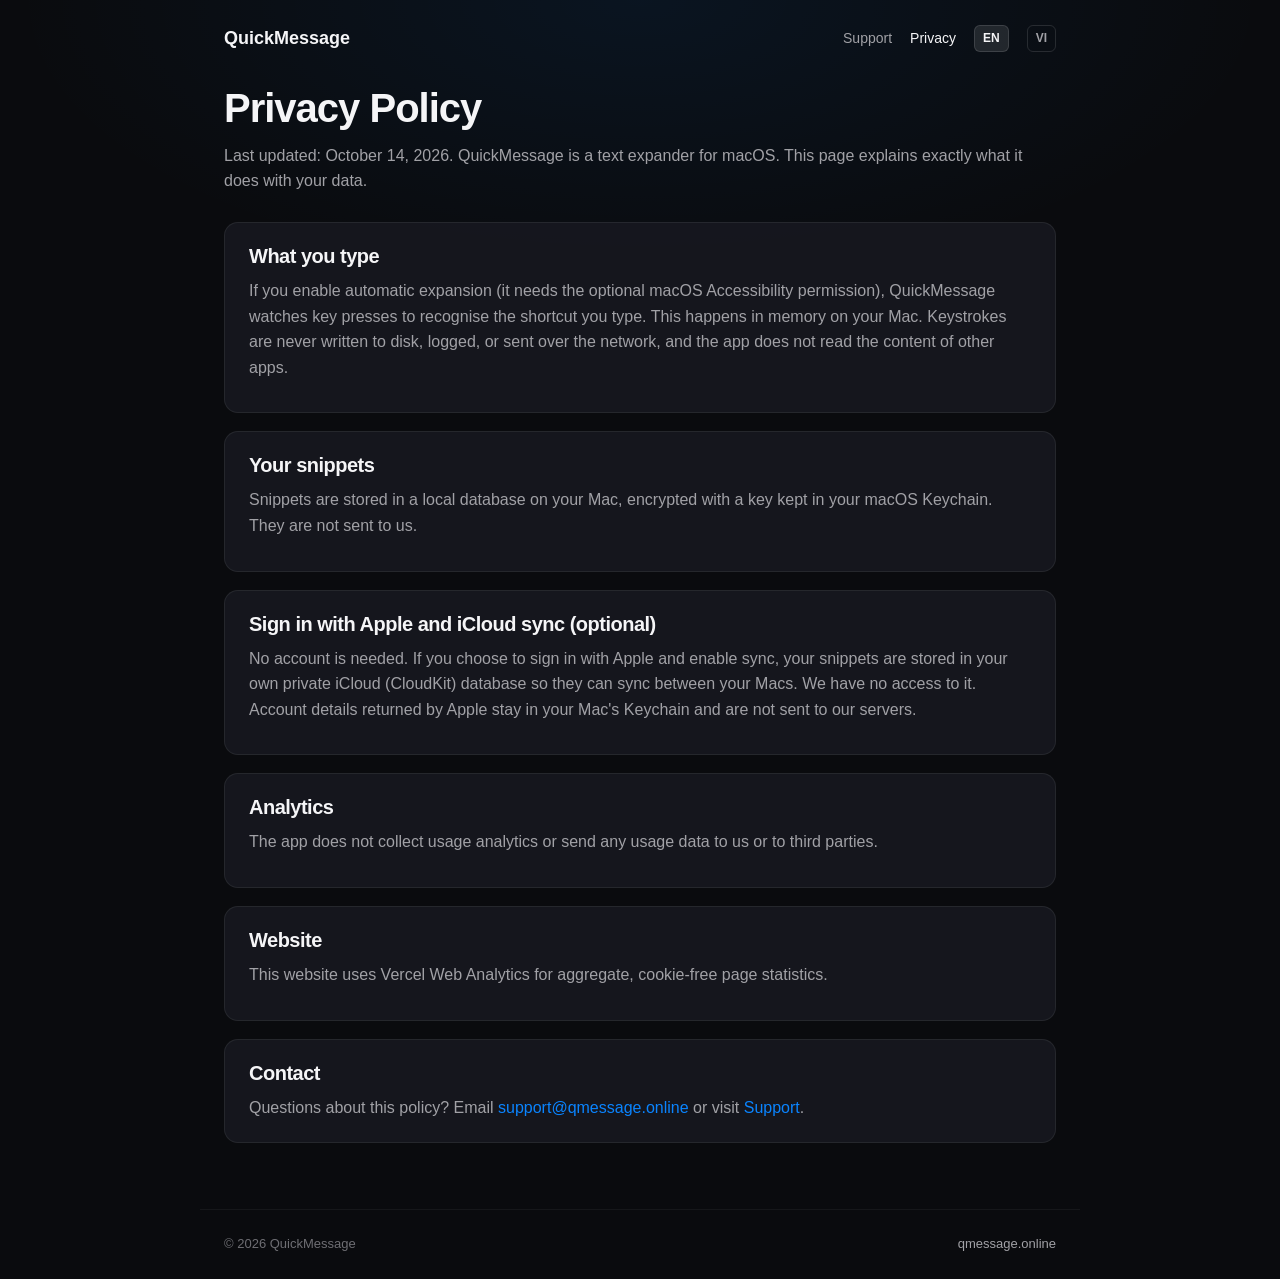
<file: privacy/index.html>
<!DOCTYPE html>
<html lang="en" data-lang="en">
<head>
  <meta charset="UTF-8">
  <meta name="viewport" content="width=device-width, initial-scale=1.0">
  <title>QuickMessage Privacy Policy</title>
  <meta name="description" content="How QuickMessage for macOS handles your data: keystrokes, snippets, iCloud sync, Sign in with Apple and anonymous usage statistics.">
  <link rel="canonical" href="https://www.qmessage.online/privacy">
  <link rel="icon" type="image/png" sizes="32x32" href="/assets/favicon.png">
  <link rel="apple-touch-icon" href="/assets/apple-touch-icon.png">
  <link rel="stylesheet" href="/css/style.css">
  <link rel="stylesheet" href="/css/pages.css">

  <!-- Google Analytics 4 -->
  <script async src="https://www.googletagmanager.com/gtag/js?id=G-FERDHQZZDM"></script>
  <script>
    window.dataLayer = window.dataLayer || [];
    function gtag(){dataLayer.push(arguments);}
    gtag('js', new Date());
    gtag('config', 'G-FERDHQZZDM');
  </script>
</head>
<body class="doc-page">
  <header class="doc-header">
    <a class="doc-brand" href="/">QuickMessage</a>
    <nav class="doc-nav" aria-label="Site">
      <a href="/support"><span class="en">Support</span><span class="vi">Hỗ trợ</span></a>
      <a href="/privacy" aria-current="page"><span class="en">Privacy</span><span class="vi">Quyền riêng tư</span></a>
      <button type="button" class="doc-lang" data-set-lang="en">EN</button>
      <button type="button" class="doc-lang" data-set-lang="vi">VI</button>
    </nav>
  </header>

  <main class="doc-main">
    <h1><span class="en">Privacy Policy</span><span class="vi">Chính sách quyền riêng tư</span></h1>
    <p class="doc-lead">
      <span class="en">Last updated: October 14, 2026. QuickMessage is a text expander for macOS. This page explains exactly what it does with your data.</span>
      <span class="vi">Cập nhật lần cuối: 14/10/2026. QuickMessage là ứng dụng gõ tắt cho macOS. Trang này nêu chính xác ứng dụng xử lý dữ liệu của bạn ra sao.</span>
    </p>

    <section class="doc-card">
      <h2><span class="en">What you type</span><span class="vi">Những gì bạn gõ</span></h2>
      <p class="en">If you enable automatic expansion (it needs the optional macOS Accessibility permission), QuickMessage watches key presses to recognise the shortcut you type. This happens in memory on your Mac. Keystrokes are never written to disk, logged, or sent over the network, and the app does not read the content of other apps.</p>
      <p class="vi">Nếu bạn bật tự động thay thế (cần quyền Accessibility tuỳ chọn của macOS), QuickMessage theo dõi phím bấm để nhận ra từ khoá bạn gõ. Việc này diễn ra trong bộ nhớ trên máy Mac. Phím gõ không bao giờ được ghi ra đĩa, ghi log hay gửi qua mạng, và ứng dụng không đọc nội dung của app khác.</p>
    </section>

    <section class="doc-card">
      <h2><span class="en">Your snippets</span><span class="vi">Snippet của bạn</span></h2>
      <p class="en">Snippets are stored in a local database on your Mac, encrypted with a key kept in your macOS Keychain. They are not sent to us.</p>
      <p class="vi">Snippet được lưu trong cơ sở dữ liệu cục bộ trên máy Mac, mã hoá bằng khoá lưu trong Keychain của macOS. Chúng không được gửi cho chúng tôi.</p>
    </section>

    <section class="doc-card">
      <h2><span class="en">Sign in with Apple and iCloud sync (optional)</span><span class="vi">Sign in with Apple và đồng bộ iCloud (tuỳ chọn)</span></h2>
      <p class="en">No account is needed. If you choose to sign in with Apple and enable sync, your snippets are stored in your own private iCloud (CloudKit) database so they can sync between your Macs. We have no access to it. Account details returned by Apple stay in your Mac's Keychain and are not sent to our servers.</p>
      <p class="vi">Không cần tài khoản. Nếu bạn chọn Sign in with Apple và bật đồng bộ, snippet được lưu trong cơ sở dữ liệu iCloud (CloudKit) riêng tư của bạn để đồng bộ giữa các máy Mac. Chúng tôi không có quyền truy cập. Thông tin tài khoản do Apple trả về chỉ lưu trong Keychain trên máy và không được gửi tới máy chủ của chúng tôi.</p>
    </section>

    <section class="doc-card">
      <h2><span class="en">Analytics</span><span class="vi">Phân tích sử dụng</span></h2>
      <p class="en">The app does not collect usage analytics or send any usage data to us or to third parties.</p>
      <p class="vi">Ứng dụng không thu thập số liệu phân tích sử dụng và không gửi dữ liệu sử dụng cho chúng tôi hay bên thứ ba.</p>
    </section>

    <section class="doc-card">
      <h2><span class="en">Website</span><span class="vi">Website</span></h2>
      <p class="en">This website uses Vercel Web Analytics for aggregate, cookie-free page statistics.</p>
      <p class="vi">Website này dùng Vercel Web Analytics để thống kê lượt truy cập tổng hợp, không dùng cookie.</p>
    </section>

    <section class="doc-card">
      <h2><span class="en">Contact</span><span class="vi">Liên hệ</span></h2>
      <p>
        <span class="en">Questions about this policy? Email <a href="mailto:support@qmessage.online?subject=QuickMessage%20Privacy">support@qmessage.online</a> or visit <a href="/support">Support</a>.</span>
        <span class="vi">Có câu hỏi về chính sách này? Gửi email tới <a href="mailto:support@qmessage.online?subject=QuickMessage%20Privacy">support@qmessage.online</a> hoặc xem trang <a href="/support">Hỗ trợ</a>.</span>
      </p>
    </section>
  </main>

  <footer class="doc-footer">
    <span>&copy; 2026 QuickMessage</span>
    <a href="/">qmessage.online</a>
  </footer>
  <script src="/js/pages.js"></script>
</body>
</html>
</file>
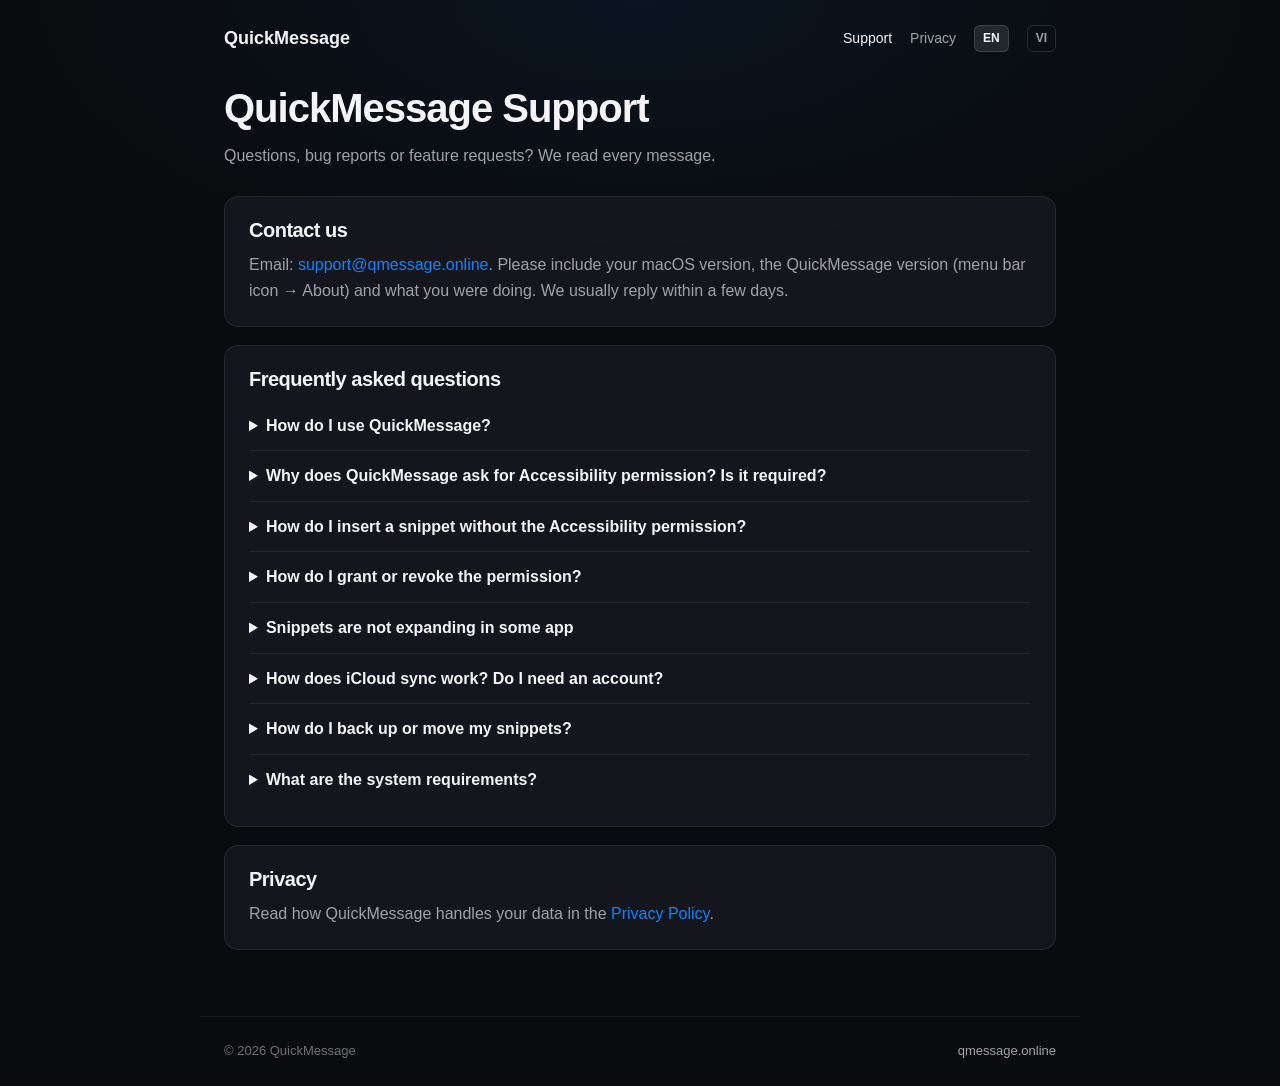
<file: support/index.html>
<!DOCTYPE html>
<html lang="en" data-lang="en">
<head>
  <meta charset="UTF-8">
  <meta name="viewport" content="width=device-width, initial-scale=1.0">
  <title>QuickMessage Support — Help, FAQ & Contact</title>
  <meta name="description" content="Get help with QuickMessage for macOS: contact us, permissions setup, troubleshooting, iCloud sync, import and export.">
  <link rel="canonical" href="https://www.qmessage.online/support">
  <link rel="icon" type="image/png" sizes="32x32" href="/assets/favicon.png">
  <link rel="apple-touch-icon" href="/assets/apple-touch-icon.png">
  <link rel="stylesheet" href="/css/style.css">
  <link rel="stylesheet" href="/css/pages.css">

  <!-- Google Analytics 4 -->
  <script async src="https://www.googletagmanager.com/gtag/js?id=G-FERDHQZZDM"></script>
  <script>
    window.dataLayer = window.dataLayer || [];
    function gtag(){dataLayer.push(arguments);}
    gtag('js', new Date());
    gtag('config', 'G-FERDHQZZDM');
  </script>
</head>
<body class="doc-page">
  <header class="doc-header">
    <a class="doc-brand" href="/">QuickMessage</a>
    <nav class="doc-nav" aria-label="Site">
      <a href="/support" aria-current="page"><span class="en">Support</span><span class="vi">Hỗ trợ</span></a>
      <a href="/privacy"><span class="en">Privacy</span><span class="vi">Quyền riêng tư</span></a>
      <button type="button" class="doc-lang" data-set-lang="en">EN</button>
      <button type="button" class="doc-lang" data-set-lang="vi">VI</button>
    </nav>
  </header>

  <main class="doc-main">
    <h1><span class="en">QuickMessage Support</span><span class="vi">Hỗ trợ QuickMessage</span></h1>
    <p class="doc-lead">
      <span class="en">Questions, bug reports or feature requests? We read every message.</span>
      <span class="vi">Có câu hỏi, lỗi cần báo hay đề xuất tính năng? Chúng tôi đọc mọi tin nhắn.</span>
    </p>

    <section class="doc-card" id="contact">
      <h2><span class="en">Contact us</span><span class="vi">Liên hệ</span></h2>
      <p>
        <span class="en">Email: <a href="mailto:support@qmessage.online?subject=QuickMessage%20Support">support@qmessage.online</a>. Please include your macOS version, the QuickMessage version (menu bar icon &rarr; About) and what you were doing. We usually reply within a few days.</span>
        <span class="vi">Email: <a href="mailto:support@qmessage.online?subject=QuickMessage%20Support">support@qmessage.online</a>. Vui lòng cho biết phiên bản macOS, phiên bản QuickMessage (biểu tượng menu bar &rarr; About) và bạn đang thao tác gì. Chúng tôi thường phản hồi trong vài ngày.</span>
      </p>
    </section>

    <section class="doc-card" id="faq">
      <h2><span class="en">Frequently asked questions</span><span class="vi">Câu hỏi thường gặp</span></h2>

      <details>
        <summary><span class="en">How do I use QuickMessage?</span><span class="vi">Cách dùng QuickMessage?</span></summary>
        <p class="en">Open the menu bar icon &rarr; Manager and add a snippet with a keyword, for example <code>sig</code>. In any text field, type the trigger character (default <code>\</code>) followed by the keyword, e.g. <code>\sig</code>, then a space. The shortcut is replaced by your snippet. A suggestion list appears while you type; pick with the arrow keys and press Return.</p>
        <p class="vi">Mở biểu tượng menu bar &rarr; Manager và thêm snippet với từ khoá, ví dụ <code>sig</code>. Ở bất kỳ ô nhập văn bản nào, gõ ký tự kích hoạt (mặc định <code>\</code>) rồi từ khoá, ví dụ <code>\sig</code>, sau đó nhấn dấu cách. Từ khoá sẽ được thay bằng snippet. Danh sách gợi ý hiện khi bạn gõ; chọn bằng phím mũi tên và nhấn Return.</p>
      </details>

      <details>
        <summary><span class="en">Why does QuickMessage ask for Accessibility permission? Is it required?</span><span class="vi">Vì sao QuickMessage xin quyền Accessibility? Có bắt buộc không?</span></summary>
        <p class="en">It is optional. The permission is used only for automatic expansion in other apps: it lets QuickMessage notice the shortcut you type and insert the snippet. Keystrokes are processed in memory on your Mac and are never stored or sent anywhere. Without the permission you can still create, edit, search, import/export and sync snippets, and use Quick Search (next question).</p>
        <p class="vi">Không bắt buộc. Quyền này chỉ dùng cho tính năng tự động thay thế trong app khác: giúp QuickMessage nhận ra từ khoá bạn gõ và chèn snippet. Phím gõ chỉ được xử lý trong bộ nhớ trên máy Mac và không bao giờ được lưu hay gửi đi. Khi chưa cấp quyền, bạn vẫn tạo, sửa, tìm kiếm, nhập/xuất và đồng bộ snippet bình thường, và dùng Tìm nhanh (câu hỏi kế tiếp).</p>
      </details>

      <details>
        <summary><span class="en">How do I insert a snippet without the Accessibility permission?</span><span class="vi">Làm sao chèn snippet khi chưa cấp quyền Accessibility?</span></summary>
        <p class="en">Press <code>Control</code>+<code>Shift</code>+<code>Space</code> (or the menu bar icon &rarr; Quick Search). Type to filter, use the arrow keys and press Return. The snippet is copied and a message appears: press <code>&#8984;V</code> to paste it where you were typing. If you turn on Accessibility in Settings &rarr; System, QuickMessage pastes it for you.</p>
        <p class="vi">Nhấn <code>Control</code>+<code>Shift</code>+<code>Space</code> (hoặc biểu tượng menu bar &rarr; Tìm nhanh). Gõ để lọc, dùng phím mũi tên và nhấn Return. Snippet được sao chép và có thông báo: nhấn <code>&#8984;V</code> để dán vào nơi bạn đang gõ. Nếu bạn bật Accessibility trong Settings &rarr; System, QuickMessage sẽ tự dán giúp bạn.</p>
      </details>

      <details>
        <summary><span class="en">How do I grant or revoke the permission?</span><span class="vi">Cấp hoặc thu hồi quyền như thế nào?</span></summary>
        <p class="en">Open System Settings &rarr; Privacy &amp; Security &rarr; Accessibility and switch QuickMessage on (or off). If the app does not appear or seems stuck, quit QuickMessage and run this command in Terminal, then reopen the app and grant the permission again:</p>
        <p class="en"><code>tccutil reset Accessibility com.nguyenhongphuc98.quickmessage</code></p>
        <p class="vi">Mở Cài đặt hệ thống &rarr; Quyền riêng tư &amp; Bảo mật &rarr; Trợ năng (Accessibility) rồi bật (hoặc tắt) QuickMessage. Nếu app không xuất hiện hoặc quyền bị kẹt, hãy thoát QuickMessage và chạy lệnh sau trong Terminal, sau đó mở lại app và cấp quyền lần nữa:</p>
        <p class="vi"><code>tccutil reset Accessibility com.nguyenhongphuc98.quickmessage</code></p>
      </details>

      <details>
        <summary><span class="en">Snippets are not expanding in some app</span><span class="vi">Snippet không thay thế được trong một số app</span></summary>
        <p class="en">Check that Accessibility is granted (Settings &rarr; System shows its state), that the app is not in your Blocked Apps list, and that the keyword exists and is enabled in the Manager. Password fields and some secure inputs deliberately block this kind of input. If the problem persists, email us the app name and macOS version.</p>
        <p class="vi">Kiểm tra quyền Accessibility đã được cấp (Settings &rarr; System hiển thị trạng thái), app không nằm trong danh sách App bị chặn, và từ khoá có tồn tại và đang bật trong Manager. Ô mật khẩu và một số ô nhập bảo mật cố ý chặn kiểu nhập này. Nếu vẫn lỗi, hãy gửi email kèm tên app và phiên bản macOS.</p>
      </details>

      <details>
        <summary><span class="en">How does iCloud sync work? Do I need an account?</span><span class="vi">Đồng bộ iCloud hoạt động thế nào? Có cần tài khoản không?</span></summary>
        <p class="en">No account is required: choose "Continue without signing in" to use QuickMessage fully offline. Optionally, Sign in with Apple and enable sync to keep snippets in your own private iCloud (CloudKit) database across your Macs. Your Mac must be signed in to iCloud. We have no access to that data. If sync stalls, open the menu bar icon and choose Sync Now.</p>
        <p class="vi">Không cần tài khoản: chọn "Continue without signing in" để dùng hoàn toàn offline. Tuỳ chọn, bạn có thể Sign in with Apple và bật đồng bộ để giữ snippet trong cơ sở dữ liệu iCloud (CloudKit) riêng tư của bạn giữa các máy Mac. Máy Mac phải đăng nhập iCloud. Chúng tôi không có quyền truy cập dữ liệu này. Nếu đồng bộ bị treo, mở biểu tượng menu bar và chọn Sync Now.</p>
      </details>

      <details>
        <summary><span class="en">How do I back up or move my snippets?</span><span class="vi">Sao lưu hoặc chuyển snippet sang máy khác?</span></summary>
        <p class="en">Use Settings &rarr; Data to export your snippets as a JSON file and import it on another Mac.</p>
        <p class="vi">Dùng Settings &rarr; Data để xuất snippet ra file JSON và nhập vào máy Mac khác.</p>
      </details>

      <details>
        <summary><span class="en">What are the system requirements?</span><span class="vi">Yêu cầu hệ thống?</span></summary>
        <p class="en">An Apple Silicon Mac (M1 or later) running macOS 13 Ventura or newer.</p>
        <p class="vi">Máy Mac chip Apple Silicon (M1 trở lên) chạy macOS 13 Ventura trở lên.</p>
      </details>
    </section>

    <section class="doc-card">
      <h2><span class="en">Privacy</span><span class="vi">Quyền riêng tư</span></h2>
      <p>
        <span class="en">Read how QuickMessage handles your data in the <a href="/privacy">Privacy Policy</a>.</span>
        <span class="vi">Xem cách QuickMessage xử lý dữ liệu của bạn trong <a href="/privacy">Chính sách quyền riêng tư</a>.</span>
      </p>
    </section>
  </main>

  <footer class="doc-footer">
    <span>&copy; 2026 QuickMessage</span>
    <a href="/">qmessage.online</a>
  </footer>
  <script src="/js/pages.js"></script>
</body>
</html>
</file>
<file: css/style.css>
/* ==========================================================================
   QuickMessage Landing Page - Style System
   macOS Dark Mode Luxury Aesthetic
   ========================================================================== */

:root {
  /* Color Palette */
  --bg-primary: #0a0b0e;
  --bg-secondary: #121318;
  --bg-tertiary: #181920;
  --bg-elevated: #1e2029;
  --bg-card: rgba(26, 28, 36, 0.7);
  --bg-card-hover: rgba(34, 37, 48, 0.85);

  --accent-blue: #0a84ff;
  --accent-blue-hover: #0071e3;
  --accent-blue-glow: rgba(10, 132, 255, 0.25);
  --accent-cyan: #5ac8fa;
  --accent-purple: #bf5af2;
  --accent-green: #30d158;
  --accent-amber: #ffd60a;
  --accent-red: #ff453a;

  /* Text Colors */
  --text-primary: #f5f5f7;
  --text-secondary: #a1a1a6;
  --text-tertiary: #6e6e73;
  --text-muted: #515154;

  /* Borders & Dividers */
  --border-subtle: rgba(255, 255, 255, 0.08);
  --border-focus: rgba(10, 132, 255, 0.5);
  --border-highlight: rgba(255, 255, 255, 0.16);

  /* macOS Traffic Lights */
  --mac-close: #ff5f56;
  --mac-minimize: #ffbd2e;
  --mac-maximize: #27c93f;

  /* Typography */
  --font-sans: -apple-system, BlinkMacSystemFont, "SF Pro Display", "SF Pro Text", "Inter", "Segoe UI", Roboto, sans-serif;
  --font-mono: "SF Mono", "JetBrains Mono", Menlo, Monaco, Consolas, monospace;

  /* Radius */
  --radius-xs: 4px;
  --radius-sm: 8px;
  --radius-md: 12px;
  --radius-lg: 18px;
  --radius-xl: 24px;
  --radius-full: 9999px;

  /* Shadows */
  --shadow-sm: 0 2px 8px rgba(0, 0, 0, 0.25);
  --shadow-md: 0 8px 24px rgba(0, 0, 0, 0.35);
  --shadow-lg: 0 16px 40px rgba(0, 0, 0, 0.5);
  --shadow-glow: 0 0 40px rgba(10, 132, 255, 0.18);
  --shadow-window: 0 24px 60px -12px rgba(0, 0, 0, 0.65), 0 0 0 1px rgba(255, 255, 255, 0.1);

  /* Transitions */
  --transition-fast: 0.15s cubic-bezier(0.16, 1, 0.3, 1);
  --transition-normal: 0.25s cubic-bezier(0.16, 1, 0.3, 1);
  --transition-smooth: 0.4s cubic-bezier(0.16, 1, 0.3, 1);
}

/* Base Reset & Smoothness */
*, *::before, *::after {
  box-sizing: border-box;
  margin: 0;
  padding: 0;
}

html {
  font-family: var(--font-sans);
  background-color: var(--bg-primary);
  color: var(--text-primary);
  scroll-behavior: smooth;
  -webkit-font-smoothing: antialiased;
  -moz-osx-font-smoothing: grayscale;
  text-rendering: optimizeLegibility;
}

body {
  min-height: 100vh;
  line-height: 1.6;
  overflow-x: hidden;
  background-color: var(--bg-primary);
  background-image: 
    radial-gradient(ellipse 70% 45% at 50% 0%, rgba(10, 132, 255, 0.08), transparent 70%);
  background-attachment: fixed;
}

/* Selection */
::selection {
  background: rgba(10, 132, 255, 0.35);
  color: #ffffff;
}

/* Typography Helpers */
h1, h2, h3, h4, h5, h6 {
  color: var(--text-primary);
  font-weight: 700;
  letter-spacing: -0.025em;
  line-height: 1.15;
}

p {
  color: var(--text-secondary);
}

a {
  color: inherit;
  text-decoration: none;
}

/* Container */
.container {
  width: 100%;
  max-width: 1200px;
  margin: 0 auto;
  padding: 0 24px;
}

/* Gradient Text */
.gradient-text {
  background: linear-gradient(135deg, #ffffff 30%, #a1a1a6 100%);
  -webkit-background-clip: text;
  -webkit-text-fill-color: transparent;
}

.gradient-blue {
  background: linear-gradient(135deg, #70b4ff 0%, #0a84ff 60%, #0056b3 100%);
  -webkit-background-clip: text;
  -webkit-text-fill-color: transparent;
}

/* Buttons */
.btn {
  display: inline-flex;
  align-items: center;
  justify-content: center;
  gap: 10px;
  padding: 12px 24px;
  border-radius: var(--radius-sm);
  font-size: 15px;
  font-weight: 600;
  cursor: pointer;
  transition: all var(--transition-fast);
  border: 1px solid transparent;
  outline: none;
  white-space: nowrap;
}

.btn-primary {
  background: linear-gradient(180deg, #0a84ff 0%, #0071e3 100%);
  color: #ffffff;
  box-shadow: 0 2px 10px rgba(10, 132, 255, 0.35), inset 0 1px 0 rgba(255, 255, 255, 0.25);
  border: 1px solid rgba(255, 255, 255, 0.15);
}

.btn-primary:hover {
  background: linear-gradient(180deg, #1f8eff 0%, #0a84ff 100%);
  box-shadow: 0 4px 16px rgba(10, 132, 255, 0.5), inset 0 1px 0 rgba(255, 255, 255, 0.3);
  transform: translateY(-1px);
}

.btn-primary:active {
  transform: translateY(0);
  box-shadow: 0 2px 6px rgba(10, 132, 255, 0.4);
}

.btn-secondary {
  background: rgba(255, 255, 255, 0.06);
  color: var(--text-primary);
  border: 1px solid var(--border-subtle);
  backdrop-filter: blur(12px);
  -webkit-backdrop-filter: blur(12px);
}

.btn-secondary:hover {
  background: rgba(255, 255, 255, 0.1);
  border-color: var(--border-highlight);
  transform: translateY(-1px);
}

.btn-sm {
  padding: 8px 16px;
  font-size: 13px;
  border-radius: 6px;
}

.btn-lg {
  padding: 16px 32px;
  font-size: 16px;
  border-radius: var(--radius-md);
}

/* Badge */
.badge {
  display: inline-flex;
  align-items: center;
  gap: 8px;
  padding: 6px 14px;
  border-radius: var(--radius-full);
  font-size: 13px;
  font-weight: 500;
  background: rgba(255, 255, 255, 0.05);
  border: 1px solid rgba(255, 255, 255, 0.12);
  color: var(--text-secondary);
}

.badge svg {
  color: var(--text-primary);
  opacity: 0.9;
}

.badge-dot {
  width: 6px;
  height: 6px;
  border-radius: 50%;
  background: var(--accent-blue);
  opacity: 0.8;
}

/* ==========================================================================
   Header & Navigation
   ========================================================================== */

.site-header {
  position: fixed;
  top: 0;
  left: 0;
  right: 0;
  z-index: 1000;
  padding: 16px 0;
  background: rgba(10, 11, 14, 0.75);
  backdrop-filter: blur(20px) saturate(180%);
  -webkit-backdrop-filter: blur(20px) saturate(180%);
  border-bottom: 1px solid var(--border-subtle);
  transition: all var(--transition-normal);
}

.site-header.scrolled {
  padding: 12px 0;
  background: rgba(10, 11, 14, 0.9);
  border-bottom-color: rgba(255, 255, 255, 0.1);
}

.nav-container {
  display: flex;
  align-items: center;
  justify-content: space-between;
}

.brand {
  display: flex;
  align-items: center;
  gap: 12px;
  font-weight: 700;
  font-size: 18px;
  letter-spacing: -0.02em;
}

.brand-icon {
  width: 34px;
  height: 34px;
  border-radius: 9px;
  background: linear-gradient(135deg, #0a84ff 0%, #0051ba 100%);
  display: flex;
  align-items: center;
  justify-content: center;
  box-shadow: 0 4px 12px rgba(10, 132, 255, 0.4), inset 0 1px 0 rgba(255, 255, 255, 0.3);
  color: #ffffff;
}

.nav-links {
  display: flex;
  align-items: center;
  gap: 32px;
  list-style: none;
}

.nav-link {
  font-size: 14px;
  color: var(--text-secondary);
  font-weight: 500;
  transition: color var(--transition-fast);
}

.nav-link:hover {
  color: var(--text-primary);
}

.nav-actions {
  display: flex;
  align-items: center;
  gap: 12px;
}

.lang-switch {
  display: inline-flex;
  align-items: center;
  gap: 2px;
  padding: 3px 6px;
  background: rgba(255, 255, 255, 0.06);
  border: 1px solid var(--border-subtle);
  border-radius: var(--radius-sm);
  font-size: 12px;
}

.lang-btn {
  background: none;
  border: none;
  color: var(--text-tertiary);
  cursor: pointer;
  padding: 3px 7px;
  border-radius: 4px;
  transition: all var(--transition-fast);
  font-weight: 600;
  font-size: 12px;
}

.lang-btn:hover {
  color: var(--text-primary);
}

.lang-btn.active {
  color: #ffffff;
  background: rgba(10, 132, 255, 0.35);
  box-shadow: 0 0 8px rgba(10, 132, 255, 0.3);
}

.lang-divider {
  color: var(--text-tertiary);
  font-size: 11px;
  opacity: 0.5;
}

.mobile-menu-btn {
  display: none;
  background: none;
  border: none;
  color: var(--text-primary);
  font-size: 24px;
  cursor: pointer;
}

/* ==========================================================================
   Hero Section
   ========================================================================== */

.hero-section {
  position: relative;
  padding: 120px 0 60px;
  display: flex;
  flex-direction: column;
  justify-content: flex-start;
  align-items: center;
  text-align: center;
}

.hero-content {
  max-width: 820px;
  margin: 0 auto 100px;
}

.hero-badge-wrap {
  margin-bottom: 20px;
}

.hero-title {
  font-size: clamp(36px, 4.4vw, 56px);
  font-weight: 800;
  letter-spacing: -0.035em;
  line-height: 1.12;
  margin-bottom: 18px;
}

.hero-description {
  font-size: clamp(15px, 1.6vw, 18px);
  color: var(--text-secondary);
  line-height: 1.6;
  margin-bottom: 32px;
  font-weight: 400;
}

.hero-actions {
  display: flex;
  align-items: center;
  justify-content: center;
  gap: 14px;
  margin-bottom: 0;
  flex-wrap: wrap;
}

.hero-meta {
  display: flex;
  align-items: center;
  justify-content: center;
  gap: 20px;
  font-size: 13px;
  color: var(--text-tertiary);
  flex-wrap: wrap;
}

.hero-meta-item {
  display: flex;
  align-items: center;
  gap: 6px;
}

.hero-meta-icon {
  color: var(--accent-green);
}

/* ==========================================================================
   Interactive macOS Showcase Window
   ========================================================================== */

.hero-showcase {
  width: 100%;
  max-width: 980px;
  margin: 0 auto;
  position: relative;
}

.showcase-glow {
  position: absolute;
  top: 50%;
  left: 50%;
  transform: translate(-50%, -50%);
  width: 80%;
  height: 70%;
  background: radial-gradient(circle, rgba(10, 132, 255, 0.08) 0%, transparent 70%);
  filter: blur(50px);
  z-index: 0;
  pointer-events: none;
}

/* macOS Window Frame */
.macos-window {
  position: relative;
  z-index: 1;
  background: var(--bg-secondary);
  border-radius: var(--radius-lg);
  border: 1px solid rgba(255, 255, 255, 0.12);
  box-shadow: var(--shadow-window);
  overflow: hidden;
  backdrop-filter: blur(30px);
  -webkit-backdrop-filter: blur(30px);
  text-align: left;
}

/* Titlebar */
.macos-titlebar {
  height: 48px;
  background: rgba(255, 255, 255, 0.03);
  border-bottom: 1px solid var(--border-subtle);
  display: flex;
  align-items: center;
  padding: 0 18px;
  user-select: none;
  position: relative;
}

.traffic-lights {
  display: flex;
  align-items: center;
  gap: 8px;
  margin-right: 20px;
}

.traffic-light {
  width: 12px;
  height: 12px;
  border-radius: 50%;
  border: 0.5px solid rgba(0, 0, 0, 0.2);
}

.traffic-light.close { background: var(--mac-close); }
.traffic-light.minimize { background: var(--mac-minimize); }
.traffic-light.maximize { background: var(--mac-maximize); }

/* Showcase Tabs */
.showcase-tabs {
  display: flex;
  align-items: center;
  gap: 6px;
  background: rgba(0, 0, 0, 0.3);
  padding: 4px;
  border-radius: var(--radius-sm);
  border: 1px solid var(--border-subtle);
}

.showcase-tab {
  display: flex;
  align-items: center;
  gap: 7px;
  padding: 6px 14px;
  font-size: 13px;
  font-weight: 500;
  color: var(--text-secondary);
  background: transparent;
  border: none;
  border-radius: 6px;
  cursor: pointer;
  transition: all var(--transition-fast);
}

.showcase-tab .tab-icon {
  flex-shrink: 0;
  opacity: 0.75;
}

.showcase-tab:hover {
  color: var(--text-primary);
  background: rgba(255, 255, 255, 0.05);
}

.showcase-tab:hover .tab-icon,
.showcase-tab.active .tab-icon {
  opacity: 1;
}

.showcase-tab.active {
  color: #ffffff;
  background: rgba(255, 255, 255, 0.12);
  box-shadow: 0 2px 6px rgba(0, 0, 0, 0.25);
}

.window-status-pill {
  margin-left: auto;
  display: flex;
  align-items: center;
  gap: 6px;
  font-size: 12px;
  color: var(--text-tertiary);
  font-family: var(--font-mono);
}

/* App Canvas */
.window-canvas {
  height: 440px;
  position: relative;
  background: #14151a;
  overflow: hidden;
  display: flex;
  flex-direction: column;
}

/* App Mock: Header */
.app-mock-header {
  height: 52px;
  background: rgba(255, 255, 255, 0.02);
  border-bottom: 1px solid var(--border-subtle);
  display: flex;
  align-items: center;
  padding: 0 20px;
  gap: 12px;
}

.app-mock-avatar {
  width: 32px;
  height: 32px;
  border-radius: 50%;
  background: linear-gradient(135deg, #0a84ff, #5ac8fa);
  display: flex;
  align-items: center;
  justify-content: center;
  font-size: 14px;
  font-weight: 600;
  color: #ffffff;
}

.app-mock-info {
  line-height: 1.25;
}

.app-mock-name {
  font-size: 14px;
  font-weight: 600;
  color: var(--text-primary);
}

.app-mock-sub {
  font-size: 11px;
  color: var(--text-tertiary);
}

/* Chat or Document Body */
.app-mock-body {
  flex: 1;
  padding: 24px;
  display: flex;
  flex-direction: column;
  justify-content: flex-end;
  gap: 16px;
  overflow: hidden;
}

.chat-bubble {
  max-width: 75%;
  padding: 12px 18px;
  border-radius: 16px;
  font-size: 14px;
  line-height: 1.5;
  animation: fadeIn 0.3s ease-out;
}

.chat-incoming {
  align-self: flex-start;
  background: rgba(255, 255, 255, 0.06);
  color: var(--text-primary);
  border-bottom-left-radius: 4px;
}

.chat-outgoing {
  align-self: flex-end;
  background: var(--accent-blue);
  color: #ffffff;
  border-bottom-right-radius: 4px;
  box-shadow: 0 4px 12px rgba(10, 132, 255, 0.25);
  white-space: pre-line;
}

/* App Input Bar */
.app-mock-input-wrap {
  position: relative;
  padding: 16px 20px;
  background: rgba(0, 0, 0, 0.25);
  border-top: 1px solid var(--border-subtle);
}

.app-mock-input-box {
  background: rgba(255, 255, 255, 0.05);
  border: 1px solid rgba(255, 255, 255, 0.1);
  border-radius: var(--radius-sm);
  padding: 14px 18px;
  display: flex;
  align-items: center;
  min-height: 52px;
  position: relative;
}

.typed-text-display {
  font-size: 15px;
  color: var(--text-primary);
  font-family: inherit;
  display: flex;
  align-items: center;
  flex-wrap: wrap;
}

.trigger-highlight {
  font-family: var(--font-mono);
  color: var(--accent-cyan);
  font-weight: 700;
  background: rgba(10, 132, 255, 0.15);
  padding: 2px 6px;
  border-radius: 4px;
}

.cursor-blink {
  display: inline-block;
  width: 2px;
  height: 18px;
  background: var(--accent-blue);
  margin-left: 2px;
  vertical-align: middle;
  animation: blink 0.9s infinite;
}

@keyframes blink {
  0%, 100% { opacity: 1; }
  50% { opacity: 0; }
}

/* QuickMessage Native Overlay Popup (Over the app caret) */
.qm-overlay-popup {
  position: absolute;
  bottom: 84px;
  left: 24px;
  width: 380px;
  background: rgba(26, 27, 34, 0.95);
  border-radius: var(--radius-md);
  border: 1px solid rgba(255, 255, 255, 0.16);
  box-shadow: 0 16px 36px rgba(0, 0, 0, 0.65), 0 0 0 1px rgba(0, 0, 0, 0.4);
  backdrop-filter: blur(25px);
  -webkit-backdrop-filter: blur(25px);
  overflow: hidden;
  z-index: 50;
  transform-origin: bottom left;
  opacity: 0;
  pointer-events: none;
  transform: translateY(8px) scale(0.97);
  transition: opacity 0.2s ease, transform 0.2s cubic-bezier(0.16, 1, 0.3, 1);
}

.qm-overlay-popup.active {
  opacity: 1;
  pointer-events: auto;
  transform: translateY(0) scale(1);
}

.qm-overlay-header {
  padding: 8px 12px;
  background: rgba(255, 255, 255, 0.02);
  border-bottom: 1px solid var(--border-subtle);
  display: flex;
  align-items: center;
  justify-content: space-between;
}

.qm-overlay-title {
  font-size: 11px;
  font-weight: 600;
  text-transform: uppercase;
  letter-spacing: 0.05em;
  color: var(--accent-blue);
  display: flex;
  align-items: center;
  gap: 6px;
}

.qm-overlay-hint {
  font-size: 11px;
  color: var(--text-tertiary);
  display: flex;
  align-items: center;
  gap: 4px;
}

.key-badge {
  display: inline-flex;
  align-items: center;
  justify-content: center;
  padding: 1px 5px;
  font-size: 10px;
  font-family: var(--font-mono);
  background: rgba(255, 255, 255, 0.1);
  border: 1px solid rgba(255, 255, 255, 0.15);
  border-radius: 4px;
  color: var(--text-secondary);
}

.qm-overlay-list {
  padding: 4px;
  list-style: none;
}

.qm-overlay-item {
  display: flex;
  align-items: center;
  gap: 10px;
  padding: 8px 10px;
  border-radius: 8px;
  transition: background var(--transition-fast);
  cursor: pointer;
}

.qm-overlay-item.selected {
  background: rgba(10, 132, 255, 0.18);
}

.qm-trigger-tag {
  display: inline-flex;
  align-items: center;
  padding: 3px 8px;
  border-radius: 5px;
  background: rgba(10, 132, 255, 0.15);
  font-family: var(--font-mono);
  font-size: 12px;
  font-weight: 700;
  color: var(--accent-blue);
  white-space: nowrap;
}

.qm-item-details {
  flex: 1;
  min-width: 0;
}

.qm-item-title {
  font-size: 13px;
  font-weight: 600;
  color: var(--text-primary);
  white-space: nowrap;
  overflow: hidden;
  text-overflow: ellipsis;
}

.qm-item-preview {
  font-size: 11px;
  color: var(--text-tertiary);
  white-space: nowrap;
  overflow: hidden;
  text-overflow: ellipsis;
}

.qm-return-icon {
  font-size: 11px;
  color: var(--accent-blue);
  font-family: var(--font-mono);
  opacity: 0.8;
}

/* Showcase Controls */
.showcase-control-bar {
  padding: 12px 20px;
  background: rgba(20, 21, 26, 0.95);
  border-top: 1px solid var(--border-subtle);
  display: flex;
  align-items: center;
  justify-content: space-between;
  font-size: 13px;
  color: var(--text-secondary);
}

.demo-step-indicator {
  display: flex;
  align-items: center;
  gap: 10px;
}

.step-label {
  color: var(--text-primary);
  font-weight: 500;
}

.demo-action-btn {
  background: rgba(255, 255, 255, 0.08);
  border: 1px solid var(--border-subtle);
  border-radius: 6px;
  padding: 6px 12px;
  font-size: 12px;
  color: var(--text-primary);
  cursor: pointer;
  transition: all var(--transition-fast);
  display: flex;
  align-items: center;
  gap: 6px;
}

.demo-action-btn:hover {
  background: rgba(255, 255, 255, 0.14);
}

/* ==========================================================================
   Section Layouts
   ========================================================================== */

section {
  padding: 120px 0;
  position: relative;
}

.section-header {
  text-align: center;
  max-width: 720px;
  margin: 0 auto 64px;
}

.section-tag {
  font-size: 12px;
  font-weight: 700;
  letter-spacing: 0.1em;
  text-transform: uppercase;
  color: var(--accent-blue);
  margin-bottom: 12px;
  display: block;
}

.section-title {
  font-size: clamp(32px, 4vw, 44px);
  font-weight: 800;
  letter-spacing: -0.03em;
  margin-bottom: 18px;
}

.section-desc {
  font-size: 18px;
  color: var(--text-secondary);
  line-height: 1.6;
}

/* ==========================================================================
   Interactive Playground Section
   ========================================================================== */

.playground-section {
  padding: 50px 0 120px;
  background: linear-gradient(180deg, transparent 0%, rgba(18, 19, 24, 0.5) 50%, transparent 100%);
}

.playground-card {
  max-width: 860px;
  margin: 0 auto;
  background: var(--bg-card);
  border: 1px solid var(--border-highlight);
  border-radius: var(--radius-xl);
  padding: 36px;
  box-shadow: var(--shadow-lg);
  backdrop-filter: blur(20px);
  -webkit-backdrop-filter: blur(20px);
}

.playground-instructions {
  display: flex;
  align-items: center;
  justify-content: space-between;
  margin-bottom: 24px;
  flex-wrap: wrap;
  gap: 16px;
}

.quick-triggers-list {
  display: flex;
  align-items: center;
  gap: 8px;
  flex-wrap: wrap;
}

.quick-trigger-pill {
  font-family: var(--font-mono);
  font-size: 12px;
  font-weight: 600;
  padding: 6px 12px;
  background: rgba(255, 255, 255, 0.05);
  border: 1px solid var(--border-subtle);
  border-radius: var(--radius-full);
  color: var(--accent-cyan);
  cursor: pointer;
  transition: all var(--transition-fast);
}

.quick-trigger-pill:hover {
  background: rgba(10, 132, 255, 0.15);
  border-color: var(--border-focus);
  transform: translateY(-1px);
}

.interactive-input-container {
  position: relative;
  margin-bottom: 20px;
}

.interactive-textarea {
  width: 100%;
  height: 130px;
  background: rgba(10, 11, 14, 0.8);
  border: 1px solid rgba(255, 255, 255, 0.12);
  border-radius: var(--radius-md);
  padding: 16px 20px;
  font-size: 16px;
  color: var(--text-primary);
  font-family: var(--font-sans);
  resize: none;
  outline: none;
  transition: border-color var(--transition-fast), box-shadow var(--transition-fast);
  line-height: 1.6;
}

.interactive-textarea:focus {
  border-color: var(--accent-blue);
  box-shadow: 0 0 0 3px rgba(10, 132, 255, 0.2);
}

/* Floating suggestions on playground */
.playground-popup {
  position: absolute;
  bottom: calc(100% + 8px);
  left: 20px;
  width: 360px;
  background: rgba(26, 28, 36, 0.98);
  border-radius: var(--radius-md);
  border: 1px solid rgba(255, 255, 255, 0.16);
  box-shadow: 0 16px 36px rgba(0, 0, 0, 0.6);
  backdrop-filter: blur(25px);
  -webkit-backdrop-filter: blur(25px);
  z-index: 100;
  display: none;
}

.playground-popup.visible {
  display: block;
  animation: slideUpFade 0.2s cubic-bezier(0.16, 1, 0.3, 1);
}

@keyframes slideUpFade {
  from { opacity: 0; transform: translateY(6px); }
  to { opacity: 1; transform: translateY(0); }
}

.playground-status {
  display: flex;
  align-items: center;
  justify-content: space-between;
  font-size: 13px;
  color: var(--text-tertiary);
}

/* ==========================================================================
   Section: Privacy First
   ========================================================================== */

.privacy-banner {
  background: var(--bg-card);
  border: 1px solid var(--border-highlight);
  border-radius: var(--radius-xl);
  padding: 56px 48px;
  position: relative;
  overflow: hidden;
  box-shadow: var(--shadow-md);
}

.privacy-banner::before {
  content: '';
  position: absolute;
  top: -50%;
  right: -20%;
  width: 400px;
  height: 400px;
  background: radial-gradient(circle, rgba(48, 209, 88, 0.05), transparent 70%);
  filter: blur(60px);
  pointer-events: none;
}

.privacy-grid {
  display: grid;
  grid-template-columns: repeat(3, 1fr);
  gap: 32px;
  margin-top: 48px;
}

.privacy-card {
  background: rgba(20, 22, 28, 0.6);
  border: 1px solid var(--border-subtle);
  border-radius: var(--radius-lg);
  padding: 32px 28px;
  transition: all var(--transition-normal);
}

.privacy-card:hover {
  background: rgba(28, 30, 39, 0.8);
  border-color: var(--border-highlight);
  transform: translateY(-4px);
}

.privacy-icon-box {
  width: 52px;
  height: 52px;
  border-radius: var(--radius-md);
  background: rgba(48, 209, 88, 0.12);
  color: var(--accent-green);
  display: flex;
  align-items: center;
  justify-content: center;
  font-size: 24px;
  margin-bottom: 20px;
  border: 1px solid rgba(48, 209, 88, 0.25);
}

.privacy-card-title {
  font-size: 19px;
  font-weight: 700;
  margin-bottom: 12px;
}

.privacy-card-desc {
  font-size: 15px;
  color: var(--text-secondary);
  line-height: 1.6;
}

/* ==========================================================================
   Section: iCloud Sync
   ========================================================================== */

.sync-container {
  display: grid;
  grid-template-columns: 1fr 1fr;
  gap: 56px;
  align-items: center;
}

.sync-content {
  text-align: left;
}

.feature-checklist {
  list-style: none;
  margin-top: 32px;
  display: flex;
  flex-direction: column;
  gap: 18px;
}

.checklist-item {
  display: flex;
  align-items: flex-start;
  gap: 14px;
  font-size: 16px;
  color: var(--text-primary);
}

.checklist-icon {
  width: 22px;
  height: 22px;
  border-radius: 50%;
  background: rgba(10, 132, 255, 0.15);
  color: var(--accent-blue);
  display: flex;
  align-items: center;
  justify-content: center;
  font-size: 12px;
  flex-shrink: 0;
  margin-top: 2px;
}

/* iCloud Interactive Diagram */
.sync-visual {
  background: var(--bg-card);
  border: 1px solid var(--border-subtle);
  border-radius: var(--radius-xl);
  padding: 40px;
  position: relative;
  box-shadow: var(--shadow-lg);
  display: flex;
  flex-direction: column;
  align-items: center;
}

.icloud-hub {
  width: 100px;
  height: 100px;
  border-radius: 50%;
  background: linear-gradient(135deg, rgba(10, 132, 255, 0.2), rgba(90, 200, 250, 0.1));
  border: 1.5px solid rgba(10, 132, 255, 0.4);
  display: flex;
  flex-direction: column;
  align-items: center;
  justify-content: center;
  box-shadow: 0 0 30px rgba(10, 132, 255, 0.25);
  margin-bottom: 40px;
  position: relative;
}

.icloud-hub-icon {
  font-size: 32px;
  color: var(--accent-blue);
  margin-bottom: 2px;
}

.icloud-hub-label {
  font-size: 10px;
  font-weight: 700;
  text-transform: uppercase;
  letter-spacing: 0.05em;
  color: var(--accent-cyan);
}

.sync-devices-row {
  display: flex;
  justify-content: space-around;
  width: 100%;
  gap: 24px;
}

.device-card {
  flex: 1;
  background: rgba(255, 255, 255, 0.03);
  border: 1px solid var(--border-subtle);
  border-radius: var(--radius-md);
  padding: 20px 16px;
  text-align: center;
  transition: all var(--transition-normal);
}

.device-card:hover {
  background: rgba(255, 255, 255, 0.06);
  border-color: var(--border-highlight);
}

.device-icon {
  font-size: 28px;
  color: var(--text-secondary);
  margin-bottom: 8px;
}

.device-name {
  font-size: 14px;
  font-weight: 600;
  color: var(--text-primary);
}

.device-status {
  font-size: 11px;
  color: var(--accent-green);
  display: flex;
  align-items: center;
  justify-content: center;
  gap: 4px;
  margin-top: 4px;
}

.device-status-dot {
  width: 5px;
  height: 5px;
  border-radius: 50%;
  background: var(--accent-green);
}

/* ==========================================================================
   Section: Blazing Fast & Native Tech
   ========================================================================== */

.metrics-grid {
  display: grid;
  grid-template-columns: repeat(4, 1fr);
  gap: 24px;
  margin-bottom: 60px;
}

.metric-card {
  background: var(--bg-card);
  border: 1px solid var(--border-subtle);
  border-radius: var(--radius-lg);
  padding: 32px 24px;
  text-align: center;
  position: relative;
  overflow: hidden;
  transition: all var(--transition-normal);
}

.metric-card:hover {
  border-color: var(--border-focus);
  transform: translateY(-4px);
  box-shadow: var(--shadow-glow);
}

.metric-number {
  font-size: 48px;
  font-weight: 800;
  letter-spacing: -0.03em;
  line-height: 1;
  margin-bottom: 12px;
}

.metric-label {
  font-size: 14px;
  font-weight: 600;
  color: var(--text-primary);
  margin-bottom: 6px;
}

.metric-sub {
  font-size: 12px;
  color: var(--text-tertiary);
}

/* Architecture Comparison */
.arch-card {
  background: var(--bg-secondary);
  border: 1px solid var(--border-subtle);
  border-radius: var(--radius-xl);
  padding: 40px;
  display: grid;
  grid-template-columns: 1fr 1fr;
  gap: 48px;
  align-items: center;
}

.arch-info h3 {
  font-size: 26px;
  margin-bottom: 16px;
}

.arch-tech-tags {
  display: flex;
  gap: 10px;
  margin-top: 20px;
  flex-wrap: wrap;
}

.tech-tag {
  padding: 6px 14px;
  border-radius: 6px;
  font-size: 13px;
  font-weight: 600;
  background: rgba(255, 255, 255, 0.05);
  border: 1px solid var(--border-subtle);
  display: inline-flex;
  align-items: center;
  gap: 6px;
}

.tech-tag.rust {
  color: #f74c00;
  border-color: rgba(247, 76, 0, 0.3);
  background: rgba(247, 76, 0, 0.08);
}

.tech-tag.swift {
  color: #f05138;
  border-color: rgba(240, 81, 56, 0.3);
  background: rgba(240, 81, 56, 0.08);
}

.tech-tag.appkit {
  color: #0a84ff;
  border-color: rgba(10, 132, 255, 0.3);
  background: rgba(10, 132, 255, 0.08);
}

.comparison-bars {
  display: flex;
  flex-direction: column;
  gap: 20px;
}

.comp-item {
  display: flex;
  flex-direction: column;
  gap: 8px;
}

.comp-meta {
  display: flex;
  justify-content: space-between;
  font-size: 13px;
  font-weight: 500;
}

.comp-track {
  height: 10px;
  border-radius: var(--radius-full);
  background: rgba(255, 255, 255, 0.08);
  overflow: hidden;
  position: relative;
}

.comp-fill {
  height: 100%;
  border-radius: var(--radius-full);
}

.comp-fill.qm {
  width: 12%;
  background: linear-gradient(90deg, #0a84ff, #5ac8fa);
  box-shadow: 0 0 10px rgba(10, 132, 255, 0.5);
}

.comp-fill.electron {
  width: 88%;
  background: rgba(255, 255, 255, 0.25);
}

/* ==========================================================================
   Section: Keyboard-First & Spotlight Search
   ========================================================================== */

.spotlight-preview-wrap {
  max-width: 640px;
  margin: 40px auto 0;
  background: rgba(28, 28, 30, 0.95);
  border: 1px solid rgba(255, 255, 255, 0.16);
  border-radius: var(--radius-lg);
  box-shadow: 0 24px 60px rgba(0, 0, 0, 0.7);
  overflow: hidden;
  backdrop-filter: blur(30px);
  -webkit-backdrop-filter: blur(30px);
  text-align: left;
}

.spotlight-input-bar {
  display: flex;
  align-items: center;
  gap: 14px;
  padding: 16px 20px;
  border-bottom: 1px solid var(--border-subtle);
}

.spotlight-icon {
  font-size: 18px;
  color: var(--accent-blue);
}

.spotlight-query {
  font-size: 18px;
  font-weight: 400;
  color: var(--text-primary);
  flex: 1;
}

.spotlight-shortcut-hint {
  font-size: 12px;
  color: var(--text-tertiary);
  font-family: var(--font-mono);
}

.spotlight-results-list {
  padding: 8px;
  list-style: none;
}

.spotlight-row {
  display: flex;
  align-items: center;
  gap: 12px;
  padding: 10px 14px;
  border-radius: 8px;
  transition: background var(--transition-fast);
}

.spotlight-row.active {
  background: rgba(10, 132, 255, 0.16);
}

.spotlight-keyword-badge {
  font-family: var(--font-mono);
  font-size: 12px;
  font-weight: 700;
  color: var(--accent-blue);
  background: rgba(10, 132, 255, 0.12);
  padding: 4px 8px;
  border-radius: 5px;
}

.spotlight-text-group {
  flex: 1;
  min-width: 0;
}

.spotlight-title {
  font-size: 14px;
  font-weight: 500;
  color: var(--text-primary);
}

.spotlight-desc {
  font-size: 12px;
  color: var(--text-tertiary);
  white-space: nowrap;
  overflow: hidden;
  text-overflow: ellipsis;
}

/* ==========================================================================
   Section: Real World Use Cases
   ========================================================================== */

.usecases-grid {
  display: grid;
  grid-template-columns: repeat(auto-fit, minmax(340px, 1fr));
  gap: 28px;
}

.usecase-card {
  background: var(--bg-card);
  border: 1px solid var(--border-subtle);
  border-radius: var(--radius-xl);
  padding: 32px 28px;
  transition: all var(--transition-normal);
  display: flex;
  flex-direction: column;
}

.usecase-card:hover {
  background: var(--bg-card-hover);
  border-color: var(--border-highlight);
  transform: translateY(-3px);
}

.usecase-card.featured {
  background: var(--bg-card);
  border-color: var(--border-subtle);
}

.usecase-card.featured:hover {
  border-color: var(--border-highlight);
  box-shadow: none;
}

.usecase-header {
  display: flex;
  align-items: center;
  gap: 16px;
  margin-bottom: 20px;
}

.usecase-icon {
  width: 48px;
  height: 48px;
  border-radius: var(--radius-md);
  background: rgba(10, 132, 255, 0.12);
  color: var(--accent-blue);
  display: flex;
  align-items: center;
  justify-content: center;
  font-size: 22px;
}

.usecase-title {
  font-size: 20px;
  font-weight: 700;
}

.usecase-desc {
  font-size: 15px;
  color: var(--text-secondary);
  line-height: 1.6;
  margin-bottom: 24px;
}

.usecase-code-snippet {
  background: rgba(10, 11, 14, 0.7);
  border: 1px solid var(--border-subtle);
  border-radius: var(--radius-sm);
  padding: 14px 18px;
  font-family: var(--font-mono);
  font-size: 13px;
  margin-top: auto;
}

.snippet-trigger {
  color: var(--accent-cyan);
  font-weight: 700;
  display: flex;
  align-items: center;
  justify-content: space-between;
  margin-bottom: 8px;
  padding-bottom: 8px;
  border-bottom: 1px solid rgba(255, 255, 255, 0.06);
}

.snippet-body {
  color: var(--text-secondary);
  white-space: pre-wrap;
  line-height: 1.5;
}

/* ==========================================================================
   Section: App Preview & Manager UI
   ========================================================================== */

.manager-showcase-wrap {
  text-align: center;
  max-width: 1040px;
  margin: 0 auto;
}

.manager-img-container {
  border-radius: var(--radius-xl);
  overflow: hidden;
  border: 1px solid rgba(255, 255, 255, 0.14);
  box-shadow: 0 30px 80px rgba(0, 0, 0, 0.7);
  position: relative;
}

.manager-img {
  width: 100%;
  height: auto;
  display: block;
}

/* ==========================================================================
   FAQ Section
   ========================================================================== */

.faq-container {
  max-width: 800px;
  margin: 0 auto;
}

.faq-item {
  border-bottom: 1px solid var(--border-subtle);
}

.faq-question {
  width: 100%;
  padding: 24px 0;
  background: none;
  border: none;
  text-align: left;
  font-size: 18px;
  font-weight: 600;
  color: var(--text-primary);
  display: flex;
  justify-content: space-between;
  align-items: center;
  cursor: pointer;
  transition: color var(--transition-fast);
}

.faq-question:hover {
  color: var(--accent-blue);
}

.faq-icon {
  font-size: 20px;
  color: var(--text-tertiary);
  transition: transform var(--transition-normal);
}

.faq-item.active .faq-icon {
  transform: rotate(45deg);
  color: var(--accent-blue);
}

.faq-answer {
  max-height: 0;
  overflow: hidden;
  transition: max-height 0.35s cubic-bezier(0.16, 1, 0.3, 1);
}

.faq-item.active .faq-answer {
  max-height: 600px;
}

.faq-answer-inner {
  padding-bottom: 24px;
  font-size: 15px;
  color: var(--text-secondary);
  line-height: 1.7;
}

/* ==========================================================================
   CTA Section
   ========================================================================== */

.cta-section {
  text-align: center;
  padding: 100px 0 140px;
}

.cta-box {
  background: linear-gradient(180deg, rgba(22, 24, 32, 0.8) 0%, rgba(14, 15, 20, 0.95) 100%);
  border: 1px solid var(--border-highlight);
  border-radius: var(--radius-xl);
  padding: 72px 48px;
  position: relative;
  overflow: hidden;
  box-shadow: 0 20px 60px rgba(0, 0, 0, 0.5);
}

.cta-box::after {
  content: '';
  position: absolute;
  top: -50%;
  left: 50%;
  transform: translateX(-50%);
  width: 600px;
  height: 300px;
  background: radial-gradient(ellipse, rgba(10, 132, 255, 0.1), transparent 70%);
  pointer-events: none;
}

.cta-title {
  font-size: clamp(36px, 5vw, 52px);
  margin-bottom: 18px;
}

.cta-desc {
  font-size: 19px;
  color: var(--text-secondary);
  max-width: 600px;
  margin: 0 auto 36px;
}

.cta-buttons {
  display: flex;
  justify-content: center;
  align-items: center;
  gap: 16px;
  flex-wrap: wrap;
}

/* ==========================================================================
   Footer
   ========================================================================== */

.site-footer {
  border-top: 1px solid var(--border-subtle);
  padding: 60px 0 40px;
  background: rgba(10, 11, 14, 0.95);
  font-size: 14px;
  color: var(--text-tertiary);
}

.footer-top {
  display: flex;
  justify-content: space-between;
  align-items: flex-start;
  margin-bottom: 48px;
  flex-wrap: wrap;
  gap: 32px;
}

.footer-brand-desc {
  max-width: 320px;
  margin-top: 12px;
  font-size: 13px;
  line-height: 1.6;
}

.footer-links-group {
  display: flex;
  gap: 48px;
  flex-wrap: wrap;
}

.footer-col h4 {
  font-size: 13px;
  font-weight: 600;
  text-transform: uppercase;
  letter-spacing: 0.05em;
  color: var(--text-primary);
  margin-bottom: 16px;
}

.footer-col ul {
  list-style: none;
  display: flex;
  flex-direction: column;
  gap: 10px;
}

.footer-col a {
  color: var(--text-secondary);
  transition: color var(--transition-fast);
}

.footer-col a:hover {
  color: var(--text-primary);
}

.footer-bottom {
  border-top: 1px solid rgba(255, 255, 255, 0.05);
  padding-top: 30px;
  display: flex;
  justify-content: space-between;
  align-items: center;
  flex-wrap: wrap;
  gap: 16px;
  font-size: 13px;
}

.footer-legal {
  display: flex;
  gap: 18px;
}
.footer-legal a:hover {
  color: var(--text-primary);
}

/* ==========================================================================
   Responsive Breakpoints
   ========================================================================== */

@media (max-width: 992px) {
  .privacy-grid {
    grid-template-columns: 1fr;
  }
  .sync-container {
    grid-template-columns: 1fr;
  }
  .metrics-grid {
    grid-template-columns: repeat(2, 1fr);
  }
  .arch-card {
    grid-template-columns: 1fr;
    gap: 32px;
  }
  .usecases-grid {
    grid-template-columns: 1fr;
  }
  .usecase-card.featured {
    grid-column: span 1;
  }
}

@media (max-width: 768px) {
  .nav-links {
    display: none;
  }
  .mobile-menu-btn {
    display: block;
  }
  .hero-title {
    font-size: 38px;
  }
  .macos-window {
    border-radius: var(--radius-md);
  }
  .traffic-lights {
    display: none;
  }
  .window-canvas {
    height: 480px;
  }
  .qm-overlay-popup {
    width: calc(100% - 32px);
    left: 16px;
  }
  .metrics-grid {
    grid-template-columns: 1fr;
  }
  .privacy-banner {
    padding: 36px 24px;
  }
  .cta-box {
    padding: 48px 24px;
  }
}
</file>
<file: css/pages.css>
/* Shared styles for the static Support / Privacy pages. Builds on style.css variables. */
.doc-page { min-height: 100vh; display: flex; flex-direction: column; }
.doc-header {
  display: flex; align-items: center; justify-content: space-between; gap: 16px;
  max-width: 880px; width: 100%; margin: 0 auto; padding: 24px;
}
.doc-brand { color: var(--text-primary); font-weight: 700; font-size: 18px; text-decoration: none; }
.doc-nav { display: flex; align-items: center; gap: 18px; font-size: 14px; }
.doc-nav a { color: var(--text-secondary); text-decoration: none; }
.doc-nav a:hover, .doc-nav a[aria-current="page"] { color: var(--text-primary); }
.doc-lang {
  font: inherit; font-size: 12px; font-weight: 600; cursor: pointer;
  color: var(--text-secondary); background: transparent;
  border: 1px solid rgba(255, 255, 255, 0.12); border-radius: 6px; padding: 3px 8px;
}
html[data-lang="en"] .doc-lang[data-set-lang="en"],
html[data-lang="vi"] .doc-lang[data-set-lang="vi"] { color: var(--text-primary); background: rgba(255, 255, 255, 0.1); }
.doc-main { flex: 1; max-width: 880px; width: 100%; margin: 0 auto; padding: 8px 24px 48px; }
.doc-main h1 { font-size: clamp(28px, 5vw, 40px); line-height: 1.15; margin-bottom: 12px; }
.doc-lead { color: var(--text-secondary); margin-bottom: 28px; }
.doc-card {
  background: var(--bg-card); border: 1px solid rgba(255, 255, 255, 0.07);
  border-radius: 14px; padding: 22px 24px; margin-bottom: 18px;
}
.doc-card h2 { font-size: 20px; margin-bottom: 10px; }
.doc-card p { color: var(--text-secondary); margin-bottom: 10px; }
.doc-card p:last-child { margin-bottom: 0; }
.doc-card a { color: var(--accent-blue); }
.doc-card code {
  font-family: var(--font-mono, ui-monospace, SFMono-Regular, Menlo, monospace); font-size: 0.92em;
  background: rgba(255, 255, 255, 0.08); border-radius: 5px; padding: 1px 6px; color: var(--text-primary);
}
.doc-card details { border-top: 1px solid rgba(255, 255, 255, 0.07); padding: 12px 0; }
.doc-card details:first-of-type { border-top: 0; }
.doc-card summary { cursor: pointer; font-weight: 600; color: var(--text-primary); }
.doc-card details p { margin-top: 10px; }
.doc-footer {
  display: flex; justify-content: space-between; gap: 12px; flex-wrap: wrap;
  max-width: 880px; width: 100%; margin: 0 auto; padding: 24px;
  border-top: 1px solid rgba(255, 255, 255, 0.05); font-size: 13px; color: var(--text-tertiary);
}
.doc-footer a { color: var(--text-secondary); text-decoration: none; }

/* Language switching: only the active language is shown. */
html[data-lang="en"] .vi, html[data-lang="vi"] .en { display: none; }
</file>
